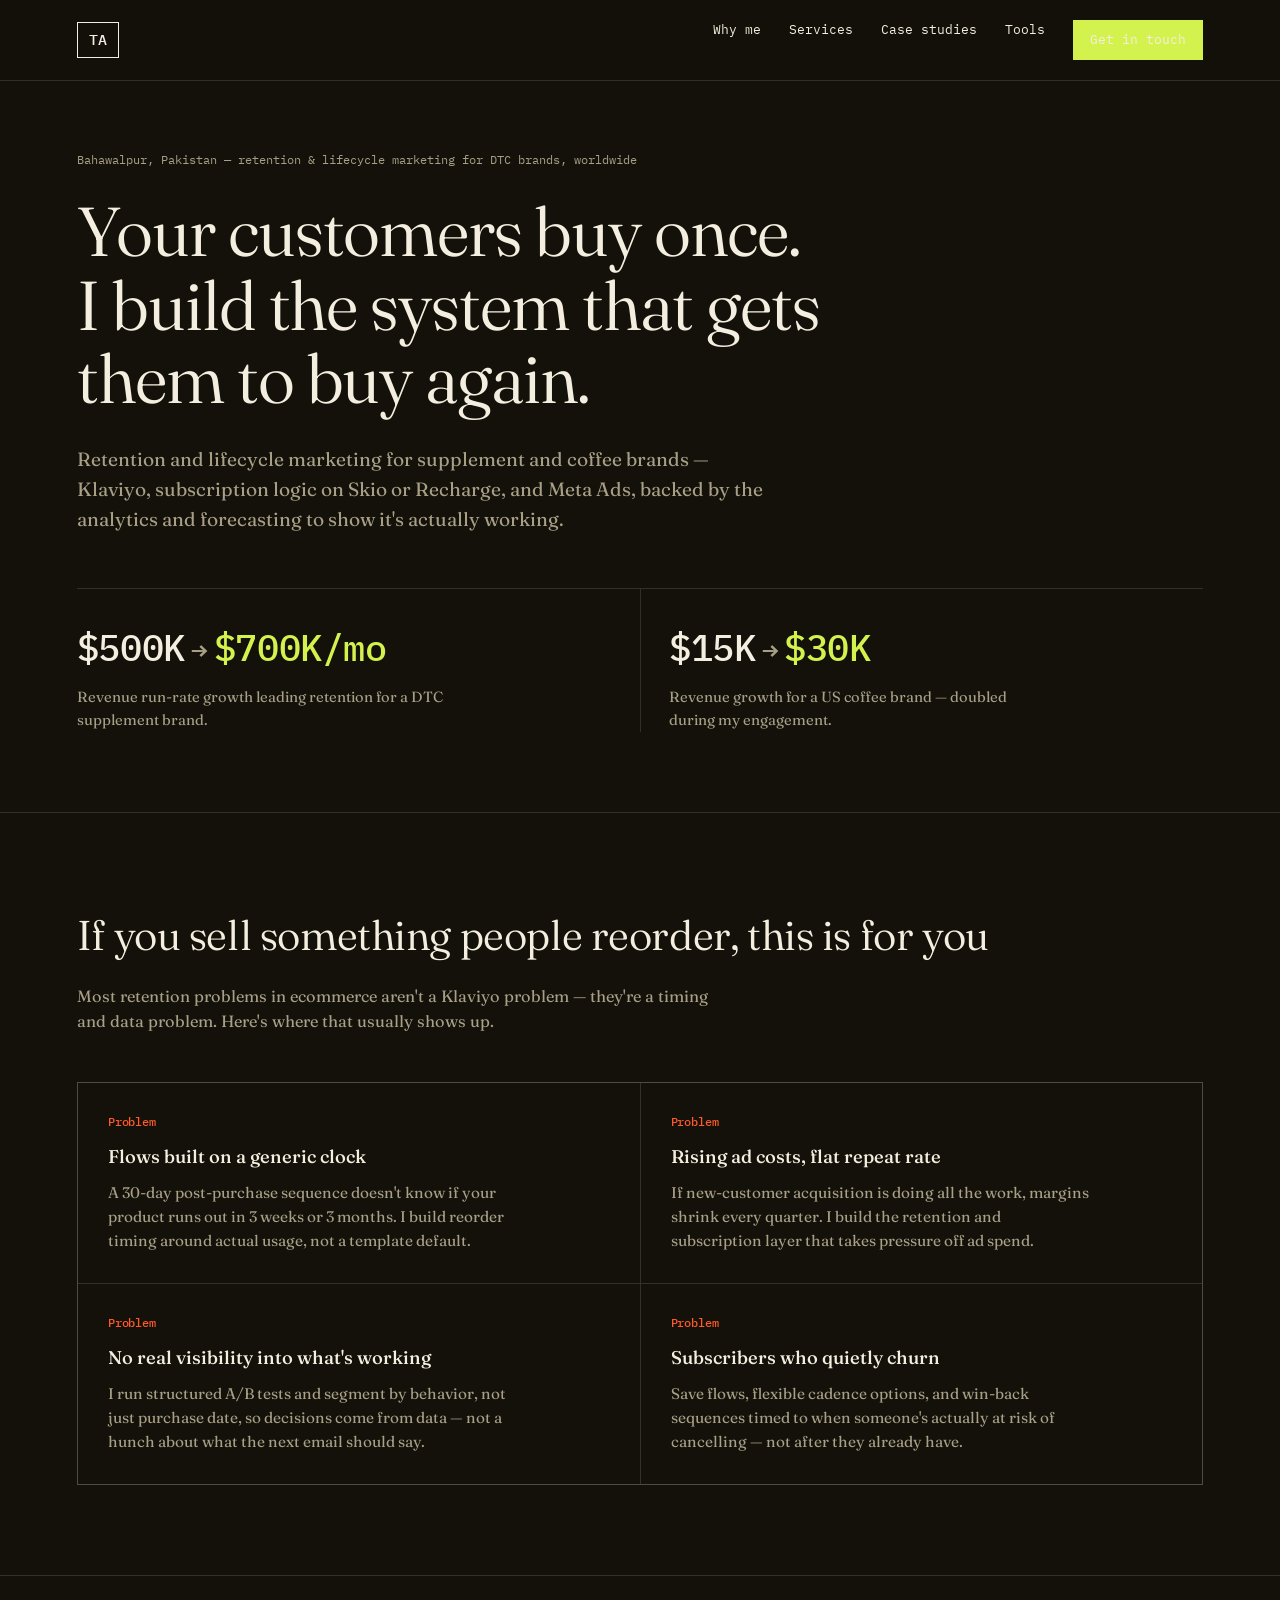
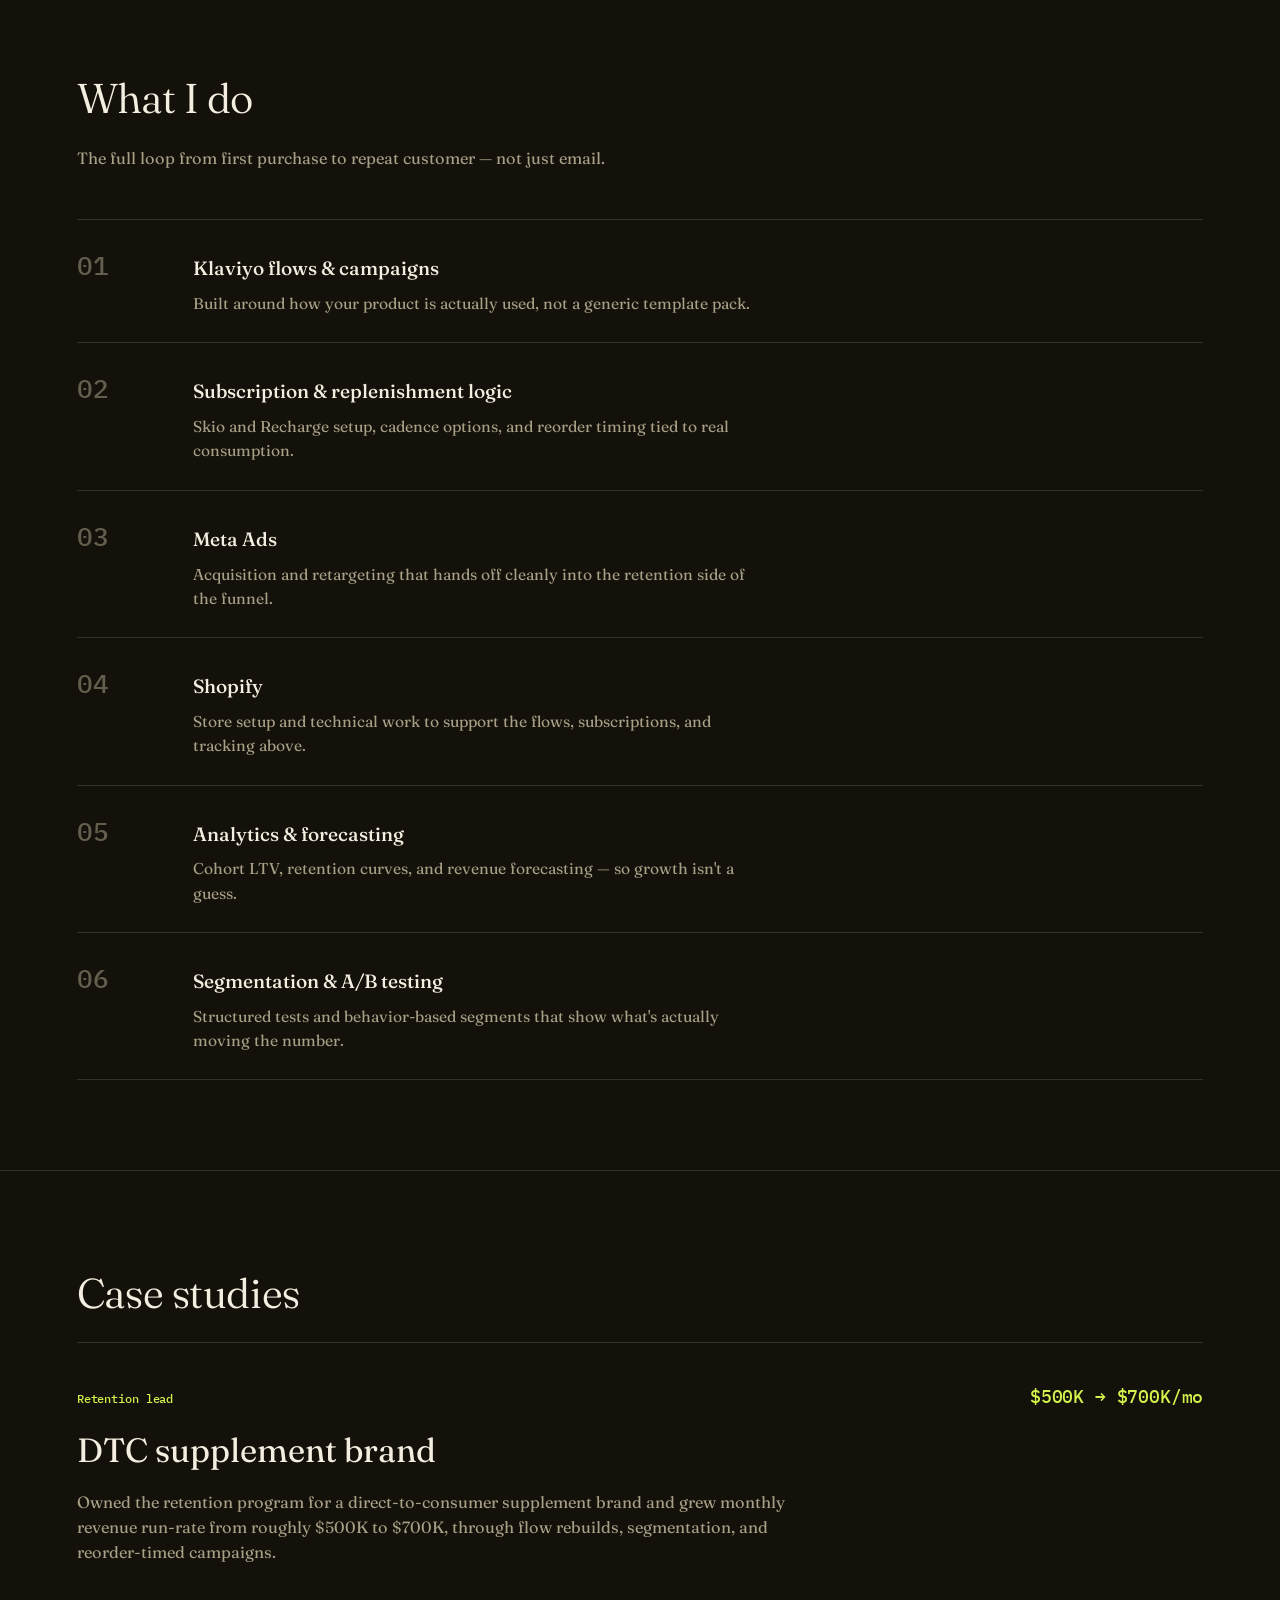
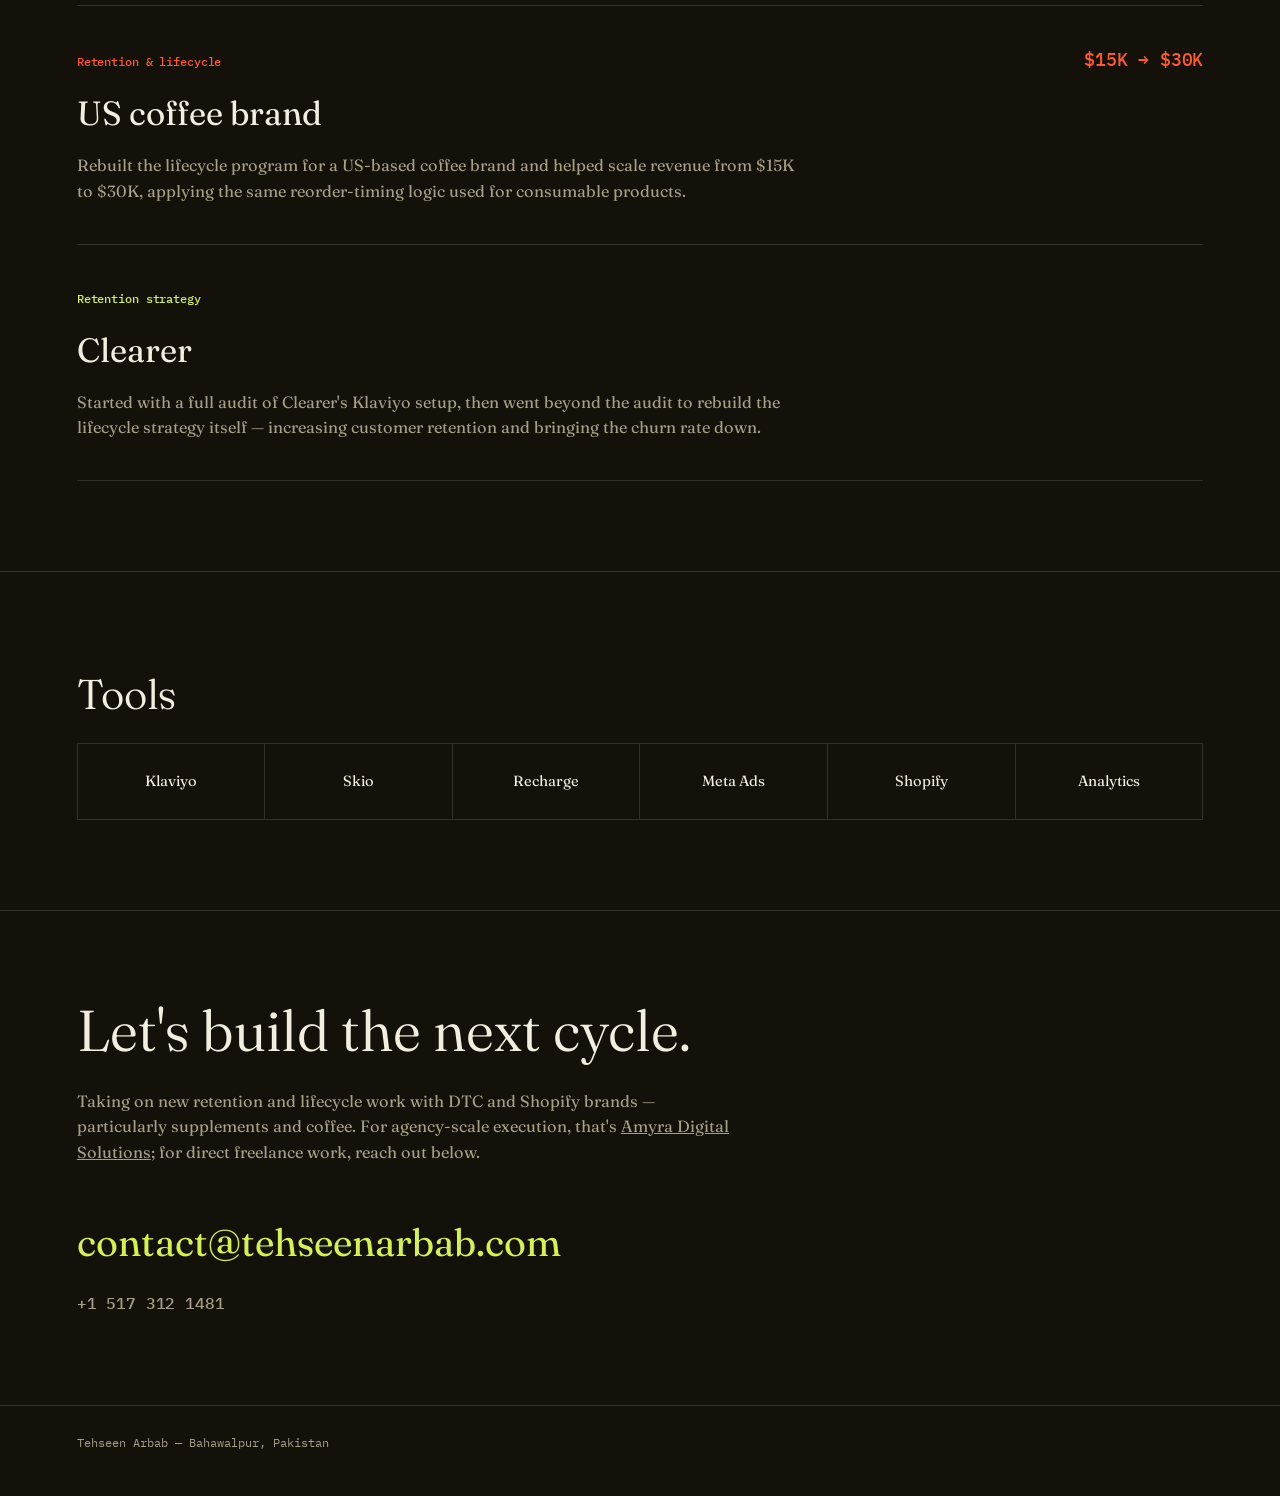
<file: index (1).html>
<!DOCTYPE html>
<html lang="en">
<head>
<meta charset="UTF-8">
<meta name="viewport" content="width=device-width, initial-scale=1.0">
<title>Tehseen Arbab — Retention &amp; Lifecycle Marketing for DTC Brands</title>
<meta name="description" content="Tehseen Arbab helps supplement and coffee brands turn one-time buyers into repeat customers — Klaviyo, Skio/Recharge subscriptions, Meta Ads, and the analytics to prove it's working.">
<link rel="preconnect" href="https://fonts.googleapis.com">
<link rel="preconnect" href="https://fonts.gstatic.com" crossorigin>
<link href="https://fonts.googleapis.com/css2?family=Fraunces:ital,opsz,wght@0,9..144,300..900;1,9..144,400..600&family=IBM+Plex+Mono:wght@400;500&display=swap" rel="stylesheet">
<style>

:root{
  --ink: #131109;
  --ink-2: #1D1A10;
  --paper: #F3EEDF;
  --paper-dim: #A89F87;
  --lime: #D4F24E;
  --rust: #FF5A2B;
  --line: rgba(243,238,223,0.14);
  --serif: "Fraunces", ui-serif, Georgia, serif;
  --mono: "IBM Plex Mono", ui-monospace, "SFMono-Regular", Menlo, monospace;
  --edge: clamp(20px, 6vw, 80px);
}

*{ box-sizing: border-box; }
html{ scroll-behavior: smooth; }
@media (prefers-reduced-motion: reduce){ html{ scroll-behavior: auto; } }

body{
  margin: 0;
  background: var(--ink);
  color: var(--paper);
  font-family: var(--serif);
  font-optical-sizing: auto;
  font-weight: 400;
  line-height: 1.55;
  -webkit-font-smoothing: antialiased;
  overflow-x: hidden;
}

a{ color: inherit; }
.mono{ font-family: var(--mono); font-weight: 500; letter-spacing: -0.01em; }
.lime{ color: var(--lime); }
.rust{ color: var(--rust); }

/* ---- load-in animation: pure CSS, works with zero JS ---- */
.reveal{
  opacity: 0;
  transform: translateY(16px);
  animation: revealIn 0.7s cubic-bezier(.2,.7,.2,1) forwards;
}
@keyframes revealIn{ to{ opacity: 1; transform: translateY(0); } }
@media (prefers-reduced-motion: reduce){
  .reveal{ opacity: 1; transform: none; animation: none; }
}

/* ---- top bar ---- */
.topbar{
  position: fixed; top:0; left:0; right:0; z-index: 40;
  display: flex; align-items: center; justify-content: space-between;
  padding: 20px var(--edge);
  background: rgba(19,17,9,0.8);
  backdrop-filter: blur(6px);
  -webkit-backdrop-filter: blur(6px);
  border-bottom: 1px solid var(--line);
}
.mark{
  font-family: var(--mono); font-weight: 500; font-size: 0.92rem;
  text-decoration: none; color: var(--paper);
  border: 1px solid var(--paper); padding: 6px 11px;
}
.topnav{ display:flex; gap: 28px; font-family: var(--mono); font-size: 0.8rem; }
.topnav a{ text-decoration: none; color: var(--paper); }
.topnav a:hover, .topnav a:focus-visible{ color: var(--lime); }
.nav-toggle{ display:none; }
.cta-btn{
  font-family: var(--mono); font-size: 0.8rem;
  text-decoration: none; color: var(--ink); background: var(--lime);
  padding: 9px 16px; border: 1px solid var(--lime);
}
.cta-btn:hover{ background: transparent; color: var(--lime); }

/* ---- hero ---- */
.hero{
  padding: 150px var(--edge) 80px;
  border-bottom: 1px solid var(--line);
}
.eyebrow{ font-family: var(--mono); font-size: 0.78rem; color: var(--paper-dim); margin: 0 0 26px; }
.hero h1{
  font-family: var(--serif); font-weight: 340;
  font-size: clamp(2.3rem, 5.4vw, 4.4rem);
  line-height: 1.06; letter-spacing: -0.015em;
  margin: 0 0 30px; max-width: 18ch;
}
.hero-lede{
  font-size: clamp(1.02rem, 1.6vw, 1.2rem);
  color: var(--paper-dim); max-width: 58ch; margin: 0 0 54px;
}

.stat-bar{
  display: grid;
  grid-template-columns: repeat(2, minmax(0,1fr));
  border-top: 1px solid var(--line);
}
.stat{ padding: 30px 28px 0 0; }
.stat + .stat{ padding-left: 28px; border-left: 1px solid var(--line); }
.stat-num{ font-size: clamp(1.6rem, 3.6vw, 2.3rem); display:block; margin-bottom: 10px; }
.stat-num .arrow{ color: var(--paper-dim); font-size: 0.75em; margin: 0 6px; }
.stat p{ margin: 0; color: var(--paper-dim); font-size: 0.92rem; max-width: 38ch; }

/* ---- sections ---- */
.section{ padding: 90px var(--edge); border-bottom: 1px solid var(--line); }
.section-head{
  font-family: var(--serif); font-weight: 340;
  font-size: clamp(1.8rem, 3.6vw, 2.6rem);
  letter-spacing: -0.01em; margin: 0 0 16px;
}
.section-lede{ color: var(--paper-dim); max-width: 60ch; margin: 0 0 48px; font-size: 1.02rem; }

/* ---- why section ---- */
.why-grid{
  display: grid;
  grid-template-columns: repeat(2, minmax(0,1fr));
  gap: 1px;
  background: var(--line);
  border: 1px solid var(--line);
}
.why-item{ background: var(--ink); padding: 30px; }
.why-item .tag{ font-size: 0.72rem; color: var(--rust); display:block; margin-bottom: 12px; }
.why-item h3{ font-family: var(--serif); font-weight: 500; font-size: 1.15rem; margin: 0 0 10px; }
.why-item p{ margin: 0; color: var(--paper-dim); font-size: 0.96rem; max-width: 42ch; }

/* ---- services list ---- */
.service-list{ list-style: none; margin: 0; padding: 0; }
.service-list li{
  display: grid; grid-template-columns: 90px 1fr; gap: 26px; align-items: baseline;
  padding: 26px 0; border-top: 1px solid var(--line);
}
.service-list li:last-child{ border-bottom: 1px solid var(--line); }
.service-list .idx{ font-size: 1.6rem; color: var(--paper-dim); opacity: 0.55; }
.service-list h3{ font-family: var(--serif); font-weight: 500; font-size: 1.2rem; margin: 0 0 8px; }
.service-list p{ margin:0; color: var(--paper-dim); font-size: 0.98rem; max-width: 56ch; }

/* ---- case studies ---- */
.case{ padding: 40px 0; border-top: 1px solid var(--line); }
.case:last-child{ border-bottom: 1px solid var(--line); }
.case-tag{ display:inline-block; font-size: 0.72rem; margin-bottom: 16px; }
.case-top{ display:flex; align-items:baseline; justify-content: space-between; gap: 20px; flex-wrap: wrap; }
.case h3{ font-family: var(--serif); font-weight: 400; font-size: clamp(1.5rem, 3vw, 2.1rem); margin: 0 0 14px; }
.case-metric{ font-size: 1.1rem; white-space: nowrap; }
.case p{ margin:0; color: var(--paper-dim); max-width: 66ch; font-size: 1.02rem; }

/* ---- tools ---- */
.tool-list{
  list-style:none; margin:0; padding:0;
  display:grid; grid-template-columns: repeat(6, minmax(0,1fr));
  border-top: 1px solid var(--line); border-left: 1px solid var(--line);
}
.tool-list li{
  padding: 26px 14px; text-align:center;
  border-right: 1px solid var(--line); border-bottom: 1px solid var(--line);
  font-size: 0.92rem; transition: background 0.2s ease, color 0.2s ease;
}
.tool-list li:hover{ background: var(--lime); color: var(--ink); }

/* ---- contact ---- */
.contact h2{
  font-family: var(--serif); font-weight: 340;
  font-size: clamp(2.2rem, 6vw, 3.6rem); line-height: 1.05; margin: 0 0 28px;
}
.big-link{
  display:block; font-family: var(--serif); font-weight: 400;
  font-size: clamp(1.4rem, 4vw, 2.4rem); text-decoration:none; color: var(--lime);
  margin: 32px 0 16px; border-bottom: 2px solid transparent; width: fit-content;
  transition: border-color 0.2s ease;
}
.big-link:hover, .big-link:focus-visible{ border-color: var(--lime); }
.phone{ display:block; color: var(--paper-dim); text-decoration:none; font-size: 1rem; }

.foot{ padding: 28px var(--edge) 44px; font-family: var(--mono); font-size: 0.72rem; color: var(--paper-dim); }
.foot p{ margin:0; }

/* ---- responsive ---- */
@media (max-width: 860px){
  .why-grid{ grid-template-columns: 1fr; }
  .tool-list{ grid-template-columns: repeat(3, minmax(0,1fr)); }
}
@media (max-width: 720px){
  .topnav{ display:none; }
  .nav-toggle{
    display:block; background: transparent; color: var(--paper);
    border: 1px solid var(--paper); font-family: var(--mono); font-size: 0.78rem;
    padding: 6px 12px; cursor: pointer;
  }
  .topnav.open{
    display:flex; position: fixed; inset:0; top: 64px; background: var(--ink);
    flex-direction: column; padding: 8px var(--edge); z-index: 39;
  }
  .topnav.open a{ padding: 16px 0; border-top: 1px solid var(--line); font-size: 1.05rem; }
  .topnav.open .cta-btn{ margin-top: 16px; text-align:center; }
  .stat-bar{ grid-template-columns: 1fr; }
  .stat + .stat{ padding-left: 0; border-left: none; border-top: 1px solid var(--line); padding-top: 26px; margin-top: 26px; }
  .service-list li{ grid-template-columns: 1fr; gap: 8px; }
  .tool-list{ grid-template-columns: repeat(2, minmax(0,1fr)); }
}
</style>
</head>
<body>

<header class="topbar">
  <a href="#top" class="mark">TA</a>
  <nav class="topnav" aria-label="Section navigation">
    <a href="#why">Why me</a>
    <a href="#services">Services</a>
    <a href="#cases">Case studies</a>
    <a href="#tools">Tools</a>
    <a href="#contact" class="cta-btn">Get in touch</a>
  </nav>
  <button class="nav-toggle" aria-expanded="false" aria-label="Open menu">Menu</button>
</header>

<main id="top">

  <section class="hero">
    <p class="eyebrow reveal">Bahawalpur, Pakistan — retention &amp; lifecycle marketing for DTC brands, worldwide</p>
    <h1 class="reveal">Your customers buy once. I build the system that gets them to buy again.</h1>
    <p class="hero-lede reveal">Retention and lifecycle marketing for supplement and coffee
      brands — Klaviyo, subscription logic on Skio or Recharge, and Meta Ads, backed by the
      analytics and forecasting to show it's actually working.</p>

    <div class="stat-bar reveal">
      <div class="stat">
        <span class="stat-num mono">$500K<span class="arrow">→</span><span class="lime">$700K/mo</span></span>
        <p>Revenue run-rate growth leading retention for a DTC supplement brand.</p>
      </div>
      <div class="stat">
        <span class="stat-num mono">$15K<span class="arrow">→</span><span class="lime">$30K</span></span>
        <p>Revenue growth for a US coffee brand — doubled during my engagement.</p>
      </div>
    </div>
  </section>

  <section id="why" class="section why">
    <h2 class="section-head reveal">If you sell something people reorder, this is for you</h2>
    <p class="section-lede reveal">Most retention problems in ecommerce aren't a Klaviyo
      problem — they're a timing and data problem. Here's where that usually shows up.</p>
    <div class="why-grid">
      <div class="why-item reveal">
        <span class="tag mono">Problem</span>
        <h3>Flows built on a generic clock</h3>
        <p>A 30-day post-purchase sequence doesn't know if your product runs out in 3 weeks
          or 3 months. I build reorder timing around actual usage, not a template default.</p>
      </div>
      <div class="why-item reveal">
        <span class="tag mono">Problem</span>
        <h3>Rising ad costs, flat repeat rate</h3>
        <p>If new-customer acquisition is doing all the work, margins shrink every quarter.
          I build the retention and subscription layer that takes pressure off ad spend.</p>
      </div>
      <div class="why-item reveal">
        <span class="tag mono">Problem</span>
        <h3>No real visibility into what's working</h3>
        <p>I run structured A/B tests and segment by behavior, not just purchase date, so
          decisions come from data — not a hunch about what the next email should say.</p>
      </div>
      <div class="why-item reveal">
        <span class="tag mono">Problem</span>
        <h3>Subscribers who quietly churn</h3>
        <p>Save flows, flexible cadence options, and win-back sequences timed to when
          someone's actually at risk of cancelling — not after they already have.</p>
      </div>
    </div>
  </section>

  <section id="services" class="section services">
    <h2 class="section-head reveal">What I do</h2>
    <p class="section-lede reveal">The full loop from first purchase to repeat customer —
      not just email.</p>
    <ul class="service-list">
      <li class="reveal">
        <span class="idx mono">01</span>
        <div><h3>Klaviyo flows &amp; campaigns</h3>
        <p>Built around how your product is actually used, not a generic template pack.</p></div>
      </li>
      <li class="reveal">
        <span class="idx mono">02</span>
        <div><h3>Subscription &amp; replenishment logic</h3>
        <p>Skio and Recharge setup, cadence options, and reorder timing tied to real consumption.</p></div>
      </li>
      <li class="reveal">
        <span class="idx mono">03</span>
        <div><h3>Meta Ads</h3>
        <p>Acquisition and retargeting that hands off cleanly into the retention side of the funnel.</p></div>
      </li>
      <li class="reveal">
        <span class="idx mono">04</span>
        <div><h3>Shopify</h3>
        <p>Store setup and technical work to support the flows, subscriptions, and tracking above.</p></div>
      </li>
      <li class="reveal">
        <span class="idx mono">05</span>
        <div><h3>Analytics &amp; forecasting</h3>
        <p>Cohort LTV, retention curves, and revenue forecasting — so growth isn't a guess.</p></div>
      </li>
      <li class="reveal">
        <span class="idx mono">06</span>
        <div><h3>Segmentation &amp; A/B testing</h3>
        <p>Structured tests and behavior-based segments that show what's actually moving the number.</p></div>
      </li>
    </ul>
  </section>

  <section id="cases" class="section cases">
    <h2 class="section-head reveal">Case studies</h2>

    <article class="case reveal">
      <div class="case-top">
        <div>
          <span class="case-tag mono lime">Retention lead</span>
          <h3>DTC supplement brand</h3>
        </div>
        <span class="case-metric mono lime">$500K → $700K/mo</span>
      </div>
      <p>Owned the retention program for a direct-to-consumer supplement brand and grew
        monthly revenue run-rate from roughly $500K to $700K, through flow rebuilds,
        segmentation, and reorder-timed campaigns.</p>
    </article>

    <article class="case reveal">
      <div class="case-top">
        <div>
          <span class="case-tag mono rust">Retention &amp; lifecycle</span>
          <h3>US coffee brand</h3>
        </div>
        <span class="case-metric mono rust">$15K → $30K</span>
      </div>
      <p>Rebuilt the lifecycle program for a US-based coffee brand and helped scale revenue
        from $15K to $30K, applying the same reorder-timing logic used for consumable
        products.</p>
    </article>

    <article class="case reveal">
      <div class="case-top">
        <div>
          <span class="case-tag mono lime">Retention strategy</span>
          <h3>Clearer</h3>
        </div>
      </div>
      <p>Started with a full audit of Clearer's Klaviyo setup, then went beyond the audit to
        rebuild the lifecycle strategy itself — increasing customer retention and bringing
        the churn rate down.</p>
    </article>
  </section>

  <section id="tools" class="section tools">
    <h2 class="section-head reveal">Tools</h2>
    <ul class="tool-list">
      <li class="reveal">Klaviyo</li>
      <li class="reveal">Skio</li>
      <li class="reveal">Recharge</li>
      <li class="reveal">Meta Ads</li>
      <li class="reveal">Shopify</li>
      <li class="reveal">Analytics</li>
    </ul>
  </section>

  <section id="contact" class="section contact">
    <h2 class="reveal">Let's build the next cycle.</h2>
    <p class="section-lede reveal">Taking on new retention and lifecycle work with DTC and
      Shopify brands — particularly supplements and coffee. For agency-scale execution,
      that's <a href="https://amyradigitalsolutions.com" target="_blank" rel="noopener">Amyra
      Digital Solutions</a>; for direct freelance work, reach out below.</p>
    <a class="big-link reveal" href="mailto:contact@tehseenarbab.com">contact@tehseenarbab.com</a>
    <a class="mono phone reveal" href="tel:+15173121481">+1 517 312 1481</a>
  </section>

  <footer class="foot">
    <p>Tehseen Arbab — Bahawalpur, Pakistan</p>
  </footer>

</main>

<script>
(function(){
  "use strict";
  var toggle = document.querySelector(".nav-toggle");
  var nav = document.querySelector(".topnav");
  if (toggle && nav){
    toggle.addEventListener("click", function(){
      var open = nav.classList.toggle("open");
      toggle.setAttribute("aria-expanded", open ? "true" : "false");
      toggle.textContent = open ? "Close" : "Menu";
    });
    nav.querySelectorAll("a").forEach(function(link){
      link.addEventListener("click", function(){
        nav.classList.remove("open");
        toggle.setAttribute("aria-expanded", "false");
        toggle.textContent = "Menu";
      });
    });
  }
})();
</script>
</body>
</html>
</file>
